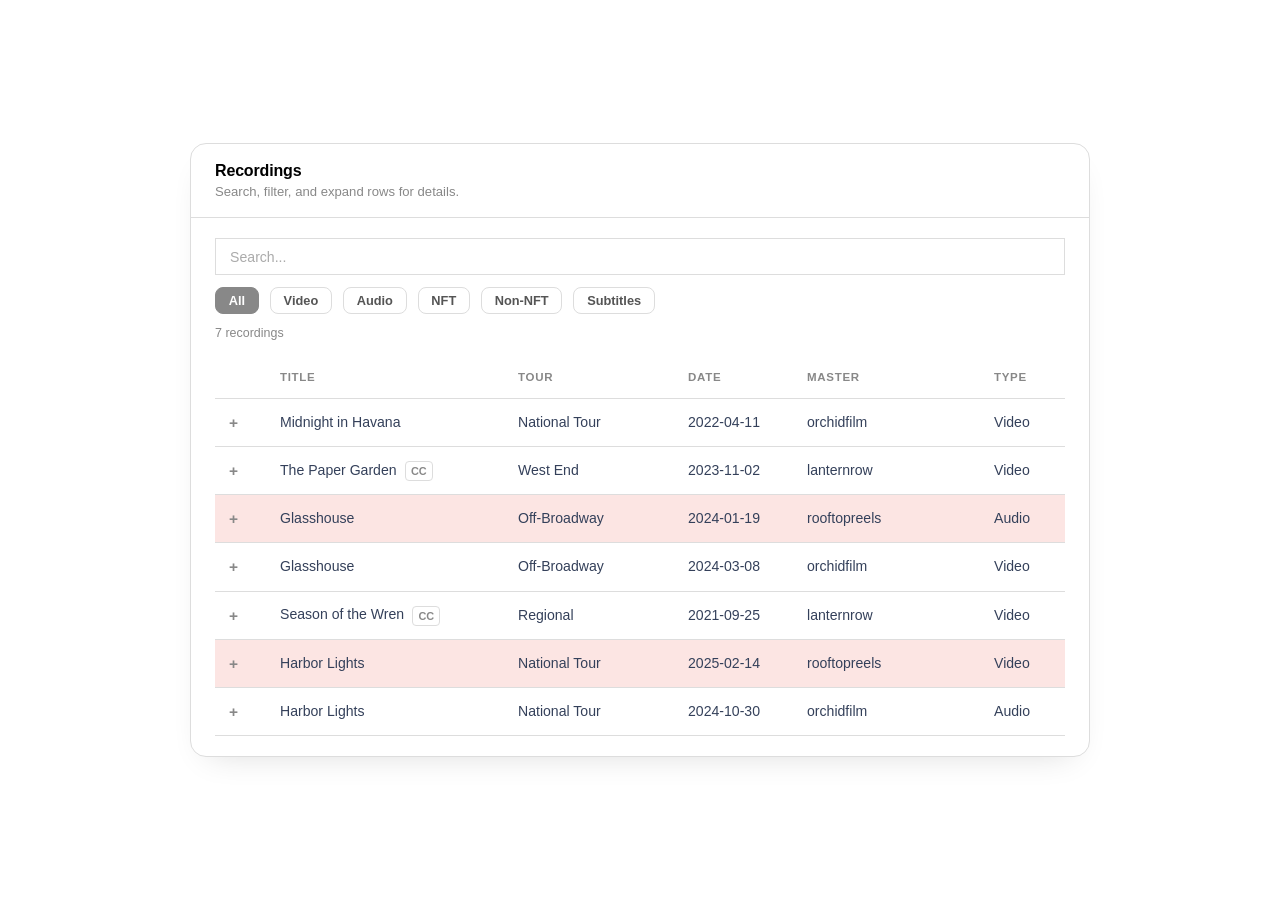
<file: elephantlovemedleys.html>
<!DOCTYPE html>
<html lang="en">
<head>
<meta charset="UTF-8">
<meta name="viewport" content="width=device-width, initial-scale=1.0">
<title>Expandable Table — uiCookies</title>
<style>
*{margin:0;padding:0;box-sizing:border-box}
body{font-family:-apple-system,BlinkMacSystemFont,"Segoe UI",Roboto,Helvetica,Arial,sans-serif;min-height:100vh;display:flex;align-items:center;justify-content:center;background:#ffffff;padding:28px;color:#555555}
.wrap{width:100%;max-width:900px;background:#ffffff;border:1px solid #ddd;border-radius:16px;overflow:hidden;box-shadow:0 14px 32px -18px rgba(0,0,0,.16)}
.toolbar{padding:18px 24px;border-bottom:1px solid #ddd}
h1{font-size:1rem;letter-spacing:-.01em;color:#000000;margin-bottom:4px}
.subtitle{font-size:.82rem;color:#888888}
.body{padding:20px 24px}

/* search + filters ------------------------------------------------- */
.tour-search{margin:0 0 18px}
#tour-search{width:100%;box-sizing:border-box;padding:.7em 1em;border:1px solid #ddd;background:#ffffff;color:#555555;font-family:inherit;font-size:.88rem;outline:none}
#tour-search:focus{border-color:#888888}
#tour-search::placeholder{color:#888888;opacity:.7}
#tour-search-count{display:block;margin-top:.5em;font-size:.78rem;color:#888888}
.tour-filter{margin-top:.7em}
.filter-btn{display:inline-block;margin:0 .5em .5em 0;padding:.4em 1em;border:1px solid #ddd;background:#ffffff;color:#555555;font-family:inherit;font-size:.8rem;font-weight:600;border-radius:8px;cursor:pointer;transition:all .15s ease}
.filter-btn:hover{border-color:#888888}
.filter-btn.active{background:#888888;color:#ffffff;border-color:#888888}

/* table -------------------------------------------------------------- */
.tour-table{width:100%;overflow-x:auto;-webkit-overflow-scrolling:touch}
.expandable-table{width:100%;min-width:640px;table-layout:fixed;border-collapse:collapse;font-size:.88rem;line-height:1.5}
.expandable-table th:nth-child(1),.expandable-table td:nth-child(1){width:6%}
.expandable-table th:nth-child(2),.expandable-table td:nth-child(2){width:28%}
.expandable-table th:nth-child(3),.expandable-table td:nth-child(3){width:20%}
.expandable-table th:nth-child(4),.expandable-table td:nth-child(4){width:14%}
.expandable-table th:nth-child(5),.expandable-table td:nth-child(5){width:22%}
.expandable-table th:nth-child(6),.expandable-table td:nth-child(6){width:10%}
.expandable-table th{padding:11px 14px;text-align:left;font-size:.72rem;font-weight:700;letter-spacing:.06em;text-transform:uppercase;color:#888888;border-bottom:1px solid #ddd}
.expandable-table td{padding:12px 14px;border-bottom:1px solid #ddd;overflow-wrap:break-word;color:#34405a}
.expandable-table .row-expandable{cursor:pointer;transition:background-color .15s ease}
.expandable-table .row-expandable:hover{background-color:#f8f8f8}
.expandable-table .row-expandable.nft:hover{background-color:#fbd4d0!important}
.expandable-table .row-details{display:none}
.expandable-table .row-details.visible{display:table-row}
.expandable-table .row-details td{padding:14px;background-color:#fafafa;font-size:.85rem;line-height:1.6}
.expandable-table .expand-icon{display:inline-block;font-size:1.1em;font-weight:bold;color:#888888;transition:transform .2s ease}
.expandable-table .row-expandable.open .expand-icon{transform:rotate(45deg)}
.expandable-table tr.search-hidden{display:none}
.expandable-table .search-match{background-color:#fff3b0}
.expandable-table .cc-badge{display:inline-block;margin-left:.4em;padding:1px 5px;border:1px solid #ddd;border-radius:4px;font-size:.68rem;font-weight:700;color:#888888;vertical-align:middle}

@media screen and (max-width:700px){
  .expandable-table{min-width:700px}
  .expandable-table .row-details td{padding:12px;font-size:.85rem}
}
</style>
</head>
<body>
<div class="wrap">
  <div class="toolbar">
    <h1>Recordings</h1>
    <div class="subtitle">Search, filter, and expand rows for details.</div>
  </div>
  <div class="body">
    <div class="tour-search">
      <input type="text" id="tour-search" placeholder="Search...">
      <div class="tour-filter">
        <button class="filter-btn active" data-filter="all">All</button>
        <button class="filter-btn" data-filter="video">Video</button>
        <button class="filter-btn" data-filter="audio">Audio</button>
        <button class="filter-btn" data-filter="nft">NFT</button>
        <button class="filter-btn" data-filter="not-nft">Non-NFT</button>
        <button class="filter-btn" data-filter="subs">Subtitles</button>
      </div>
      <span id="tour-search-count"></span>
    </div>
    <div class="tour-table">
      <table class="expandable-table">
        <thead><tr><th></th><th>Title</th><th>Tour</th><th>Date</th><th>Master</th><th>Type</th></tr></thead>
        <tbody id="rows">
          <tr class="row-expandable"><td><span class="expand-icon">+</span></td><td>Midnight in Havana</td><td>National Tour</td><td>2022-04-11</td><td>orchidfilm</td><td>Video</td></tr>
          <tr class="row-details"><td colspan="6"><b>Cast:</b> R. Alvarez (Lead), M. Danforth (Second Lead), T. Okafor (Supporting), J. Reyes (Ensemble)<br><b>Notes:</b> Clean wide shot from the mezzanine, minor obstruction during the second act. Includes curtain call.<br><b>Format:</b> MP4 (5.4 GB)</td></tr>

          <tr class="row-expandable"><td><span class="expand-icon">+</span></td><td>The Paper Garden <span class="cc-badge">CC</span></td><td>West End</td><td>2023-11-02</td><td>lanternrow</td><td>Video</td></tr>
          <tr class="row-details"><td colspan="6"><b>Cast:</b> H. Voss (Lead), C. Marchetti (Lead), D. Whitfield (Supporting)<br><b>Notes:</b> Fixed camera, unobstructed. Subtitled by a fan translator.<br><b>Format:</b> MKV (7.1 GB)</td></tr>

          <tr class="row-expandable nft" style="background:#fce5e3"><td><span class="expand-icon">+</span></td><td>Glasshouse</td><td>Off-Broadway</td><td>2024-01-19</td><td>rooftopreels</td><td>Audio</td></tr>
          <tr class="row-details"><td colspan="6"><b>Cast:</b> S. Bianchi (Lead), N. Ferreira (Supporting)<br><b>Notes:</b> Soundboard feed, excellent clarity. Not currently open for trade.<br><b>Format:</b> FLAC (410 MB)</td></tr>

          <tr class="row-expandable"><td><span class="expand-icon">+</span></td><td>Glasshouse</td><td>Off-Broadway</td><td>2024-03-08</td><td>orchidfilm</td><td>Video</td></tr>
          <tr class="row-details"><td colspan="6"><b>Cast:</b> S. Bianchi (Lead), N. Ferreira (Supporting), A. Kessler (u/s Lead)<br><b>Notes:</b> Some wandering in act one, steadies for act two. Audio synced from a separate source.<br><b>Format:</b> MP4 (6.8 GB)</td></tr>

          <tr class="row-expandable"><td><span class="expand-icon">+</span></td><td>Season of the Wren <span class="cc-badge">CC</span></td><td>Regional</td><td>2021-09-25</td><td>lanternrow</td><td>Video</td></tr>
          <tr class="row-details"><td colspan="6"><b>Cast:</b> P. Osei (Lead), G. Lindqvist (Supporting), M. Duarte (Ensemble)<br><b>Notes:</b> Early workshop production, low light in several scenes. Includes a short cast Q&amp;A.<br><b>Format:</b> MP4 (3.9 GB)</td></tr>

          <tr class="row-expandable nft" style="background:#fce5e3"><td><span class="expand-icon">+</span></td><td>Harbor Lights</td><td>National Tour</td><td>2025-02-14</td><td>rooftopreels</td><td>Video</td></tr>
          <tr class="row-details"><td colspan="6"><b>Cast:</b> T. Okafor (Lead), J. Reyes (Lead), R. Alvarez (Supporting)<br><b>Notes:</b> Closing night, includes speeches and bows. Not currently open for trade.<br><b>Format:</b> MP4 (8.6 GB)</td></tr>

          <tr class="row-expandable"><td><span class="expand-icon">+</span></td><td>Harbor Lights</td><td>National Tour</td><td>2024-10-30</td><td>orchidfilm</td><td>Audio</td></tr>
          <tr class="row-details"><td colspan="6"><b>Cast:</b> T. Okafor (Lead), J. Reyes (Lead), R. Alvarez (Supporting)<br><b>Notes:</b> House audio, slightly distant but well balanced.<br><b>Format:</b> M4A (180 MB)</td></tr>
        </tbody>
      </table>
    </div>
  </div>
</div>
<script>
(function(){
  var table = document.querySelector('.expandable-table');
  var rows = [...table.querySelectorAll('tbody .row-expandable')];
  var search = document.getElementById('tour-search');
  var count = document.getElementById('tour-search-count');
  var filterBtns = [...document.querySelectorAll('.filter-btn')];
  var activeFilter = 'all';

  table.addEventListener('click', function(e){
    var row = e.target.closest('.row-expandable');
    if (!row) return;
    row.classList.toggle('open');
    row.nextElementSibling.classList.toggle('visible');
  });

  function applyFilters(){
    var term = search.value.toLowerCase().trim();
    var matches = 0;

    rows.forEach(function(row){
      var details = row.nextElementSibling;
      var rowText = (row.textContent + ' ' + details.textContent).toLowerCase();
      var type = row.children[5].textContent.toLowerCase().trim();
      var isNft = row.classList.contains('nft');
      var hasSubs = row.querySelector('.cc-badge') !== null;

      var matchesSearch = term === '' || rowText.indexOf(term) !== -1;
      var matchesFilter;
      if (activeFilter === 'all') matchesFilter = true;
      else if (activeFilter === 'nft') matchesFilter = isNft;
      else if (activeFilter === 'not-nft') matchesFilter = !isNft;
      else if (activeFilter === 'subs') matchesFilter = hasSubs;
      else matchesFilter = (type === activeFilter);

      if (matchesSearch && matchesFilter) {
        matches++;
        row.classList.remove('search-hidden');
      } else {
        row.classList.add('search-hidden');
      }
    });

    count.textContent = matches === 0 ? 'No recordings' : matches === 1 ? '1 recording' : matches + ' recordings';
  }

  search.addEventListener('input', applyFilters);
  filterBtns.forEach(function(btn){
    btn.addEventListener('click', function(){
      filterBtns.forEach(function(b){ b.classList.remove('active'); });
      btn.classList.add('active');
      activeFilter = btn.dataset.filter;
      applyFilters();
    });
  });

  applyFilters();
})();
</script>
</body>
</html>
</file>
